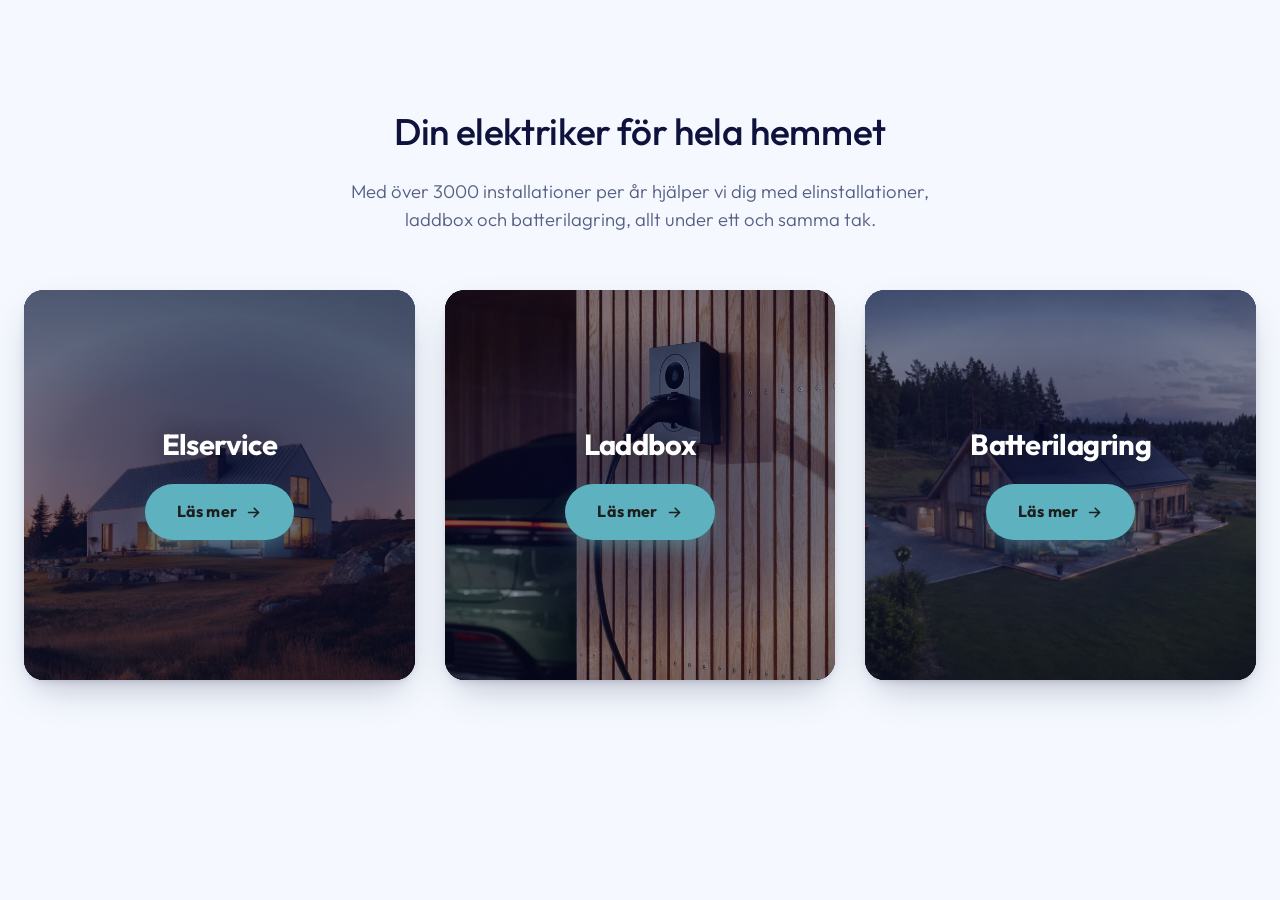
<file: index.html>
<!DOCTYPE html>
<html lang="sv">
<head>
<meta charset="UTF-8">
<meta name="viewport" content="width=device-width, initial-scale=1.0, viewport-fit=cover">
<title>Ampy — "Din elektriker för hela hemmet"</title>
<!-- Prototype only: production self-hosts Outfit (no Google Fonts request). -->
<link rel="preconnect" href="https://fonts.googleapis.com">
<link rel="preconnect" href="https://fonts.gstatic.com" crossorigin>
<link href="https://fonts.googleapis.com/css2?family=Outfit:wght@300;400;500;600;700&display=swap" rel="stylesheet">
<style>
/* ===== Ampy canonical tokens (values match ampy-design-system/reference/tokens.css) ===== */
:root{
  --ap-navy:#090b32; --ap-teal:#00a991;
  --ap-blue:#5eb1bf; --ap-blue-bright:#74c2ce;   /* Ampy sky-blue (brandbook secondary) — the CTA "ljusblå", owner-picked */
  --ap-offwhite:#f5f9ff; --ap-white:#ffffff;
  --ink:#0f123c; --ink-muted:#565e82; --ap-black:#1e1e1e;
  --font:"Outfit",system-ui,-apple-system,sans-serif;
  --w-light:300; --w-reg:400; --w-med:500; --w-semi:600; --w-bold:700;
  --fs-sm:clamp(1.4rem,1.3rem + 0.3vw,1.6rem);
  --fs-body:clamp(1.6rem,1.5rem + 0.4vw,1.9rem);
  --fs-lead:clamp(1.7rem,1.62rem + 0.25vw,1.85rem);   /* style guide --aptext-m (17->18.5px) */
  --fs-cardtitle:clamp(2rem,1.5rem + 1.1vw,3rem);
  --fs-h2:clamp(2.8rem,2.3rem + 1.1vw,3.8rem);         /* guide-scale H2, wt 500 / lh 1.2 */
  --tr-tight:-0.022em;
  --s-2:0.8rem; --s-3:1.2rem; --s-4:1.6rem; --s-5:2.4rem; --s-6:3.2rem; --s-7:4.8rem; --s-8:6.4rem;
  --r-lg:2rem; --r-pill:999rem;
  --shadow-card:0 1.6rem 4rem -1.2rem rgba(9,11,50,0.28),0 0.4rem 1rem -0.4rem rgba(9,11,50,0.18);
  --shadow-card-h:0 3rem 6rem -1.4rem rgba(9,11,50,0.38),0 1rem 2rem -0.6rem rgba(9,11,50,0.22);
  --shadow-blue:0 1rem 2.4rem -0.6rem rgba(94,177,191,0.55);
  --ring:0 0 0 0.3rem rgba(0,169,145,0.9);
  --normal:280ms;
  --ease:cubic-bezier(0.2,0.6,0.2,1); --ease-out:cubic-bezier(0.16,1,0.3,1);
}
@media (prefers-reduced-motion:reduce){ *{animation:none !important; transition:none !important;} }

*,*::before,*::after{box-sizing:border-box;margin:0;padding:0;}
html{font-size:62.5%;-webkit-text-size-adjust:100%;}
body{font-family:var(--font);font-weight:var(--w-reg);font-size:var(--fs-body);line-height:1.6;
  color:var(--ink);background:var(--ap-offwhite);
  font-feature-settings:"kern" 1,"liga" 1;-webkit-font-smoothing:antialiased;text-rendering:optimizeLegibility;}
img,svg{display:block;max-width:100%;} a{color:inherit;text-decoration:none;}
::selection{background:rgba(0,169,145,0.22);}

/* ============================================================================
   BLOCK — Evify layout (identical sizing/placement) + Hemsol hover + Ampy skin
   ============================================================================ */
.amp3{padding-block:clamp(var(--s-8),4rem + 6vw,11rem);}
.amp3__wrap{width:100%;max-width:132rem;margin-inline:auto;
  /* per-side safe areas so a landscape notch never clips either edge */
  padding-left:max(var(--s-5),env(safe-area-inset-left));
  padding-right:max(var(--s-5),env(safe-area-inset-right));}

/* centred header. Type follows the style guide: H2 Medium 500 / lh 1.2; body Light 300. */
.amp3__head{max-width:96rem;margin-inline:auto;text-align:center;}
/* wide enough to stay on ONE line on desktop; wraps safely on phones (viewport < text) */
.amp3__title{max-width:60rem;margin-inline:auto;font-size:var(--fs-h2);font-weight:var(--w-med);line-height:1.2;
  letter-spacing:-0.01em;color:var(--ink);text-wrap:balance;overflow-wrap:break-word;}
/* lead is deliberately WIDER than the title (2 lines, not 3) */
.amp3__lead{margin:var(--s-5) auto 0;max-width:60rem;font-size:var(--fs-lead);
  font-weight:var(--w-light);line-height:1.5;color:var(--ink-muted);text-wrap:pretty;}

/* 3 equal square cards, 30px gutters (Evify), rounded 20px */
.amp3__grid{margin-top:clamp(var(--s-7),3rem + 2vw,var(--s-8));
  display:grid;grid-template-columns:repeat(3,1fr);gap:3rem;}

.pcard{position:relative;display:block;aspect-ratio:1/1;overflow:hidden;
  border-radius:var(--r-lg);background:var(--ap-navy);box-shadow:var(--shadow-card);
  -webkit-tap-highlight-color:transparent;
  transition:transform var(--normal) var(--ease),box-shadow var(--normal) var(--ease);}
/* aspect-ratio fallback for very old browsers (iOS < 15): keep a square via padding */
.pcard::before{content:"";display:block;padding-top:100%;}
@supports (aspect-ratio:1/1){ .pcard::before{display:none;} }
.pcard:hover,.pcard:focus-visible{transform:translateY(-0.4rem);box-shadow:var(--shadow-card-h);outline:0;}
.pcard:focus-visible{box-shadow:var(--ring),var(--shadow-card-h);}

/* media = the photo, set as a background LAYER stacked over a per-card aurora gradient.
   If the photo 404s (or CSP blocks it), the gradient shows — no <img>, no broken-image icon,
   nothing inline to be blocked. The whole layer zooms on hover (the Hemsol move). */
.pcard__media{position:absolute;inset:0;z-index:0;
  background-position:center;background-size:cover;background-repeat:no-repeat;
  transform:scale(1);transition:transform 640ms var(--ease-out);}
.pcard:hover .pcard__media,.pcard:focus-visible .pcard__media{transform:scale(1.08);will-change:transform;}
.pcard--elservice .pcard__media{background-image:url("img/elservice.webp"),
  radial-gradient(60rem 44rem at 78% 16%,rgba(0,169,145,0.5),transparent 60%),
  linear-gradient(180deg,#0d1350,#06082a);}
.pcard--laddbox .pcard__media{background-image:url("img/laddbox.webp"),
  radial-gradient(56rem 42rem at 74% 84%,rgba(57,194,129,0.46),transparent 60%),
  linear-gradient(180deg,#0d1145,#06082a);}
.pcard--batteri .pcard__media{background-image:url("img/batterilagring.webp"),
  radial-gradient(54rem 42rem at 20% 20%,rgba(0,169,145,0.44),transparent 60%),
  linear-gradient(180deg,#0b0e38,#05061f);}

/* overall legibility overlay; Hemsol-style deepen on hover */
.pcard__overlay{position:absolute;inset:0;z-index:1;
  background:radial-gradient(125% 105% at 50% 50%,rgba(9,11,50,0.30),rgba(9,11,50,0.56));
  transition:background 420ms var(--ease);}
.pcard:hover .pcard__overlay,.pcard:focus-visible .pcard__overlay{
  background:radial-gradient(125% 105% at 50% 50%,rgba(9,11,50,0.34),rgba(9,11,50,0.62));}

/* centred content (Evify placement). The soft centre scrim guarantees the white title
   stays AA-legible over ANY photo, while the card edges keep the photo vivid. */
.pcard__body{position:absolute;inset:0;z-index:2;
  display:flex;flex-direction:column;align-items:center;justify-content:center;gap:var(--s-5);
  text-align:center;padding:var(--s-5);color:var(--ap-white);
  background:radial-gradient(ellipse 82% 56% at 50% 50%,rgba(9,11,50,0.60) 0%,rgba(9,11,50,0.30) 52%,transparent 78%);}
.pcard__title{font-size:var(--fs-cardtitle);font-weight:var(--w-bold);line-height:1.05;
  letter-spacing:var(--tr-tight);color:var(--ap-white);overflow-wrap:break-word;hyphens:auto;
  text-shadow:0 0.1rem 2.4rem rgba(0,0,0,0.4);
  transition:transform 220ms var(--ease-out);}
.pcard:hover .pcard__title,.pcard:focus-visible .pcard__title{transform:translateY(-0.2rem);}

/* the CTA pill — kept from Evify, recoloured to the Ampy sky-blue with black text */
.pcard__cta{display:inline-flex;align-items:center;gap:var(--s-2);
  padding:1.5rem 3.2rem;border-radius:var(--r-pill);
  background:var(--ap-blue);color:var(--ap-black);
  font-size:var(--fs-sm);font-weight:var(--w-bold);letter-spacing:0.01em;
  box-shadow:var(--shadow-blue);
  transition:background 200ms var(--ease),transform 200ms var(--ease-out),box-shadow 200ms var(--ease);}
.pcard__cta svg{width:1.7rem;height:1.7rem;fill:none;stroke:currentColor;stroke-width:2.2;
  stroke-linecap:round;stroke-linejoin:round;
  transition:transform 200ms var(--ease-out);}
.pcard:hover .pcard__cta,.pcard:focus-visible .pcard__cta{
  background:var(--ap-blue-bright);transform:translateY(-0.2rem);
  box-shadow:0 1.4rem 3rem -0.6rem rgba(94,177,191,0.6);}
.pcard:hover .pcard__cta svg,.pcard:focus-visible .pcard__cta svg{transform:translateX(0.3rem);}

/* quiet load stagger */
@keyframes amp3-rise{from{opacity:0;transform:translateY(1.6rem);}to{opacity:1;transform:none;}}
.rise{animation:amp3-rise 520ms var(--ease-out) both;}
.rise.d1{animation-delay:.05s;} .rise.d2{animation-delay:.12s;}
.rise.d3{animation-delay:.20s;} .rise.d4{animation-delay:.28s;} .rise.d5{animation-delay:.36s;}

/* responsive — identical to Evify: 3-up >=768, stacked square below */
@media (max-width:767px){
  /* single column, but CAP the card width so a full-width square never explodes into
     a giant tile on large phones / small tablets (that was the mobile break) */
  .amp3__grid{grid-template-columns:1fr;gap:var(--s-5);max-width:44rem;margin-inline:auto;}
  .pcard__cta{padding:1.4rem 2.8rem;}
}
@media (forced-colors:active){ .pcard:focus-visible{outline:0.2rem solid;outline-offset:0.2rem;} }

/* print: backgrounds are dropped by browsers -> show a plain legible list instead */
@media print{
  .amp3{padding-block:0;}
  .amp3__grid{grid-template-columns:1fr;gap:1rem;}
  .pcard{aspect-ratio:auto;background:#fff;box-shadow:none;border:1px solid #ccc;color:#000;}
  .pcard::before{display:none;}
  .pcard__media,.pcard__overlay{display:none;}
  .pcard__body{position:static;background:none;color:#000;align-items:flex-start;padding:1.2rem;}
  .pcard__title{color:#000;text-shadow:none;}
  .pcard__cta{color:#000;background:none;box-shadow:none;padding:0.4rem 0;}
}
</style>
</head>
<body>

<section class="amp3" aria-labelledby="amp3-title">
  <div class="amp3__wrap">

    <header class="amp3__head">
      <h2 class="amp3__title rise d1" id="amp3-title">Din elektriker för hela hemmet</h2>
      <p class="amp3__lead rise d2">Med över 3000 installationer per år hjälper vi dig med elinstallationer, laddbox och batterilagring, allt under ett och samma tak.</p>
    </header>

    <div class="amp3__grid">

      <!-- Ruta 1 — Elservice  (bild 1: det upplysta huset i skymning) -->
      <a class="pcard pcard--elservice rise d3" href="/elservice/" aria-label="Elservice – läs mer">
        <span class="pcard__media"></span>
        <span class="pcard__overlay"></span>
        <span class="pcard__body">
          <span class="pcard__title">Elservice</span>
          <span class="pcard__cta">Läs mer <svg viewBox="0 0 24 24" aria-hidden="true"><path d="M5 12h14"/><path d="M13 6l6 6-6 6"/></svg></span>
        </span>
      </a>

      <!-- Ruta 2 — Laddbox  (bild 3: laddaren på träpanelen) -->
      <a class="pcard pcard--laddbox rise d4" href="/laddboxar/" aria-label="Laddbox – läs mer">
        <span class="pcard__media"></span>
        <span class="pcard__overlay"></span>
        <span class="pcard__body">
          <span class="pcard__title">Laddbox</span>
          <span class="pcard__cta">Läs mer <svg viewBox="0 0 24 24" aria-hidden="true"><path d="M5 12h14"/><path d="M13 6l6 6-6 6"/></svg></span>
        </span>
      </a>

      <!-- Ruta 3 — Batterilagring  (bild 2: trähuset med solceller) -->
      <a class="pcard pcard--batteri rise d5" href="/batterilagring/" aria-label="Batterilagring – läs mer">
        <span class="pcard__media"></span>
        <span class="pcard__overlay"></span>
        <span class="pcard__body">
          <span class="pcard__title">Batterilagring</span>
          <span class="pcard__cta">Läs mer <svg viewBox="0 0 24 24" aria-hidden="true"><path d="M5 12h14"/><path d="M13 6l6 6-6 6"/></svg></span>
        </span>
      </a>

    </div>
  </div>
</section>

</body>
</html>
</file>
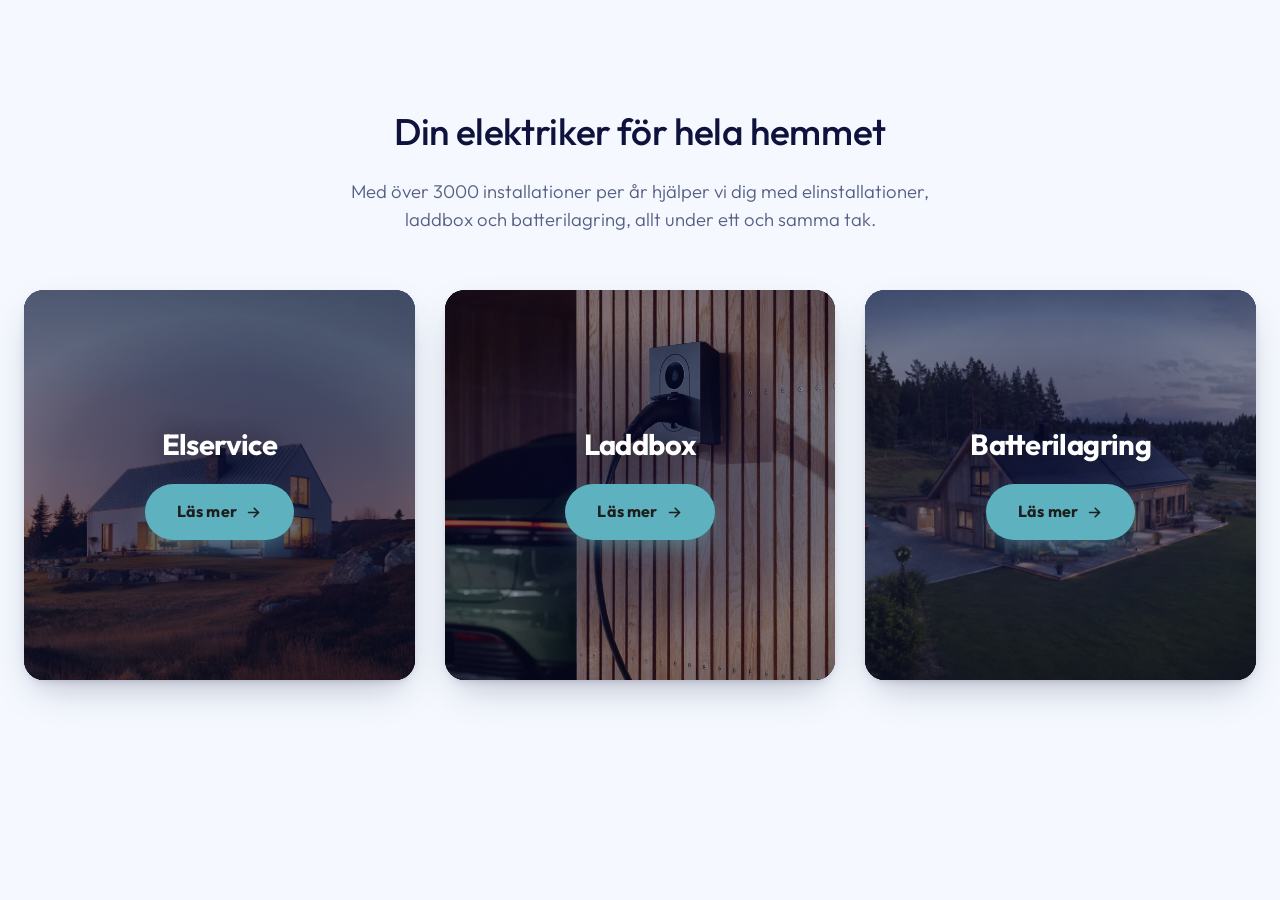
<file: fluentsnippets/preview/index.html>
<!DOCTYPE html>
<html lang="sv">
<head>
<meta charset="UTF-8">
<meta name="viewport" content="width=device-width, initial-scale=1.0, viewport-fit=cover">
<title>Ampy — parity preview (FluentSnippets)</title>
<!-- PREVIEW ONLY: production self-hosts Outfit via the Ampy theme (no Google Fonts request). -->
<link href="https://fonts.googleapis.com/css2?family=Outfit:wght@300;400;500;700&display=swap" rel="stylesheet">
<style>body{margin:0;background:#f5f9ff}
/* ============================================================================
   Ampy — "Din elektriker för hela hemmet" (homepage block 2)
   FluentSnippets: CSS snippet.  Add as a "CSS" snippet, run everywhere / on the
   pages that use the [ampy_elfirma] shortcode.

   Production-hardened:
   - Everything scoped under .ampy-elfirma  → zero leakage into the theme.
   - Units are px (WordPress does NOT use the 62.5% rem base the prototype used).
   - Responsive via @container → the block adapts to its column, not just the
     viewport (with a @media fallback for browsers without container queries).
   - Outfit is provided by the Ampy theme (self-hosted, GDPR-safe). No web-font
     request is made here.
   - Photos are set per card as a CSS var (--photo) from the shortcode; if a photo
     is missing/blocked, the per-card aurora gradient shows — no broken image.
   ============================================================================ */

.ampy-elfirma{
  container-type:inline-size;                 /* @container reference */
  --ap-navy:#090b32; --ap-teal:#00a991;
  --ap-blue:#5eb1bf; --ap-blue-bright:#74c2ce; /* owner-picked sky-blue CTA */
  --ap-offwhite:#f5f9ff; --ap-white:#ffffff;
  --ink:#0f123c; --ink-muted:#565e82; --ap-black:#1e1e1e;
  --font:"Outfit",system-ui,-apple-system,"Segoe UI",Roboto,Helvetica,Arial,sans-serif;
  --shadow-card:0 16px 40px -12px rgba(9,11,50,.28),0 4px 10px -4px rgba(9,11,50,.18);
  --shadow-card-h:0 30px 60px -14px rgba(9,11,50,.38),0 10px 20px -6px rgba(9,11,50,.22);
  --shadow-blue:0 10px 24px -6px rgba(94,177,191,.55);
  --ring:0 0 0 3px rgba(0,169,145,.9);
  --ease:cubic-bezier(.2,.6,.2,1); --ease-out:cubic-bezier(.16,1,.3,1);

  display:block;
  font-family:var(--font);color:var(--ink);line-height:1.6;
  font-feature-settings:"kern" 1,"liga" 1;
  -webkit-font-smoothing:antialiased;text-rendering:optimizeLegibility;
  padding-block:clamp(64px,40px + 6vw,110px);
}
.ampy-elfirma *,.ampy-elfirma *::before,.ampy-elfirma *::after{box-sizing:border-box;}
.ampy-elfirma a{color:inherit;text-decoration:none;}
.ampy-elfirma img,.ampy-elfirma svg{display:block;max-width:100%;}
.ampy-elfirma ::selection{background:rgba(0,169,145,.22);}

.ampy-elfirma__wrap{width:100%;max-width:1320px;margin-inline:auto;
  padding-left:max(24px,env(safe-area-inset-left));
  padding-right:max(24px,env(safe-area-inset-right));}

/* centred header — style-guide type: H2 Medium 500 / lh 1.2, body Light 300 */
.ampy-elfirma__head{max-width:960px;margin-inline:auto;text-align:center;}
.ampy-elfirma__title{max-width:600px;margin:0 auto;
  font-size:clamp(28px,23px + 1.1vw,38px);font-weight:500;line-height:1.2;
  letter-spacing:-.01em;color:var(--ink);text-wrap:balance;overflow-wrap:break-word;}
.ampy-elfirma__lead{margin:24px auto 0;max-width:600px;
  font-size:clamp(17px,16.2px + .25vw,18.5px);font-weight:300;line-height:1.5;
  color:var(--ink-muted);text-wrap:pretty;}

/* three equal square cards, 30px gutters */
.ampy-elfirma__grid{margin-top:clamp(48px,30px + 2vw,64px);
  display:grid;grid-template-columns:repeat(3,1fr);gap:30px;}

.ampy-elfirma__card{position:relative;display:block;aspect-ratio:1/1;overflow:hidden;
  border-radius:20px;background:var(--ap-navy);box-shadow:var(--shadow-card);
  -webkit-tap-highlight-color:transparent;
  transition:transform 280ms var(--ease),box-shadow 280ms var(--ease);}
/* aspect-ratio fallback for very old browsers (iOS < 15) */
.ampy-elfirma__card::before{content:"";display:block;padding-top:100%;}
@supports (aspect-ratio:1/1){ .ampy-elfirma__card::before{display:none;} }
.ampy-elfirma__card:hover,.ampy-elfirma__card:focus-visible{
  transform:translateY(-4px);box-shadow:var(--shadow-card-h);outline:0;}
.ampy-elfirma__card:focus-visible{box-shadow:var(--ring),var(--shadow-card-h);}

/* photo layer (from --photo) over a per-card aurora fallback (--fallback) */
.ampy-elfirma__media{position:absolute;inset:0;z-index:0;
  background-position:center;background-size:cover;background-repeat:no-repeat;
  background-image:var(--photo,linear-gradient(rgba(0,0,0,0),rgba(0,0,0,0))),var(--fallback);
  transform:scale(1);transition:transform 640ms var(--ease-out);}
.ampy-elfirma__card:hover .ampy-elfirma__media,
.ampy-elfirma__card:focus-visible .ampy-elfirma__media{transform:scale(1.08);will-change:transform;}
.ampy-elfirma__card.is-elservice{--fallback:radial-gradient(600px 440px at 78% 16%,rgba(0,169,145,.5),transparent 60%),linear-gradient(180deg,#0d1350,#06082a);}
.ampy-elfirma__card.is-laddbox{--fallback:radial-gradient(560px 420px at 74% 84%,rgba(57,194,129,.46),transparent 60%),linear-gradient(180deg,#0d1145,#06082a);}
.ampy-elfirma__card.is-batteri{--fallback:radial-gradient(540px 420px at 20% 20%,rgba(0,169,145,.44),transparent 60%),linear-gradient(180deg,#0b0e38,#05061f);}

/* overall legibility overlay; deepens on hover */
.ampy-elfirma__overlay{position:absolute;inset:0;z-index:1;
  background:radial-gradient(125% 105% at 50% 50%,rgba(9,11,50,.30),rgba(9,11,50,.56));
  transition:background 420ms var(--ease);}
.ampy-elfirma__card:hover .ampy-elfirma__overlay,
.ampy-elfirma__card:focus-visible .ampy-elfirma__overlay{
  background:radial-gradient(125% 105% at 50% 50%,rgba(9,11,50,.34),rgba(9,11,50,.62));}

/* centred content. The soft centre scrim guarantees the white title stays
   AA-legible over ANY photo, while the card edges keep the photo vivid. */
.ampy-elfirma__body{position:absolute;inset:0;z-index:2;
  display:flex;flex-direction:column;align-items:center;justify-content:center;gap:24px;
  text-align:center;padding:24px;color:var(--ap-white);
  background:radial-gradient(ellipse 82% 56% at 50% 50%,rgba(9,11,50,.60) 0%,rgba(9,11,50,.30) 52%,transparent 78%);}
.ampy-elfirma__cardtitle{font-size:clamp(20px,15px + 1.1vw,30px);font-weight:700;line-height:1.05;
  letter-spacing:-.022em;color:var(--ap-white);overflow-wrap:break-word;hyphens:auto;
  text-shadow:0 1px 24px rgba(0,0,0,.4);transition:transform 220ms var(--ease-out);}
.ampy-elfirma__card:hover .ampy-elfirma__cardtitle,
.ampy-elfirma__card:focus-visible .ampy-elfirma__cardtitle{transform:translateY(-2px);}

/* CTA pill — sky-blue with black text */
.ampy-elfirma__cta{display:inline-flex;align-items:center;gap:8px;
  padding:15px 32px;border-radius:999px;
  background:var(--ap-blue);color:var(--ap-black);
  font-size:clamp(14px,13px + .3vw,16px);font-weight:700;letter-spacing:.01em;
  box-shadow:var(--shadow-blue);
  transition:background 200ms var(--ease),transform 200ms var(--ease-out),box-shadow 200ms var(--ease);}
.ampy-elfirma__cta svg{width:17px;height:17px;fill:none;stroke:currentColor;stroke-width:2.2;
  stroke-linecap:round;stroke-linejoin:round;transition:transform 200ms var(--ease-out);}
.ampy-elfirma__card:hover .ampy-elfirma__cta,
.ampy-elfirma__card:focus-visible .ampy-elfirma__cta{
  background:var(--ap-blue-bright);transform:translateY(-2px);
  box-shadow:0 14px 30px -6px rgba(94,177,191,.6);}
.ampy-elfirma__card:hover .ampy-elfirma__cta svg,
.ampy-elfirma__card:focus-visible .ampy-elfirma__cta svg{transform:translateX(3px);}

/* quiet load stagger */
@keyframes ampy-elfirma-rise{from{opacity:0;transform:translateY(16px);}to{opacity:1;transform:none;}}
.ampy-elfirma .rise{animation:ampy-elfirma-rise 520ms var(--ease-out) both;}
.ampy-elfirma .d1{animation-delay:.05s;} .ampy-elfirma .d2{animation-delay:.12s;}
.ampy-elfirma .d3{animation-delay:.20s;} .ampy-elfirma .d4{animation-delay:.28s;} .ampy-elfirma .d5{animation-delay:.36s;}

/* ---- responsive: container-based (adapts to the block's column) ---- */
@container (max-width:767px){
  .ampy-elfirma__grid{grid-template-columns:1fr;gap:24px;max-width:440px;margin-inline:auto;}
  .ampy-elfirma__cta{padding:14px 28px;}
}
/* fallback for browsers without container queries (older Safari) */
@supports not (container-type:inline-size){
  @media (max-width:767px){
    .ampy-elfirma__grid{grid-template-columns:1fr;gap:24px;max-width:440px;margin-inline:auto;}
    .ampy-elfirma__cta{padding:14px 28px;}
  }
}

@media (prefers-reduced-motion:reduce){
  .ampy-elfirma *,.ampy-elfirma *::before,.ampy-elfirma *::after{animation:none !important;transition:none !important;}
}
@media (forced-colors:active){ .ampy-elfirma__card:focus-visible{outline:2px solid;outline-offset:2px;} }

/* print: browsers drop backgrounds — fall back to a plain legible list */
@media print{
  .ampy-elfirma{padding-block:0;}
  .ampy-elfirma__grid{grid-template-columns:1fr;gap:10px;}
  .ampy-elfirma__card{aspect-ratio:auto;background:#fff;box-shadow:none;border:1px solid #ccc;}
  .ampy-elfirma__card::before{display:none;}
  .ampy-elfirma__media,.ampy-elfirma__overlay{display:none;}
  .ampy-elfirma__body{position:static;background:none;color:#000;align-items:flex-start;padding:12px;}
  .ampy-elfirma__cardtitle{color:#000;text-shadow:none;}
  .ampy-elfirma__cta{color:#000;background:none;box-shadow:none;padding:4px 0;}
}
</style>
</head>
<body>
<section class="ampy-elfirma" aria-labelledby="ampy-elfirma-title">
  <div class="ampy-elfirma__wrap">
    <div class="ampy-elfirma__head">
      <h2 class="ampy-elfirma__title rise d1" id="ampy-elfirma-title">Din elektriker för hela hemmet</h2>
      <p class="ampy-elfirma__lead rise d2">Med över 3000 installationer per år hjälper vi dig med elinstallationer, laddbox och batterilagring, allt under ett och samma tak.</p>
    </div>
    <div class="ampy-elfirma__grid">
      <a class="ampy-elfirma__card is-elservice rise d3" href="/elservice/" aria-label="Elservice – Läs mer">
        <span class="ampy-elfirma__media" style="--photo:url('../../img/elservice.webp')"></span>
        <span class="ampy-elfirma__overlay"></span>
        <span class="ampy-elfirma__body">
          <span class="ampy-elfirma__cardtitle">Elservice</span>
          <span class="ampy-elfirma__cta">Läs mer <svg viewBox="0 0 24 24" aria-hidden="true"><path d="M5 12h14"/><path d="M13 6l6 6-6 6"/></svg></span>
        </span>
      </a>
      <a class="ampy-elfirma__card is-laddbox rise d4" href="/laddboxar/" aria-label="Laddbox – Läs mer">
        <span class="ampy-elfirma__media" style="--photo:url('../../img/laddbox.webp')"></span>
        <span class="ampy-elfirma__overlay"></span>
        <span class="ampy-elfirma__body">
          <span class="ampy-elfirma__cardtitle">Laddbox</span>
          <span class="ampy-elfirma__cta">Läs mer <svg viewBox="0 0 24 24" aria-hidden="true"><path d="M5 12h14"/><path d="M13 6l6 6-6 6"/></svg></span>
        </span>
      </a>
      <a class="ampy-elfirma__card is-batteri rise d5" href="/batterilagring/" aria-label="Batterilagring – Läs mer">
        <span class="ampy-elfirma__media" style="--photo:url('../../img/batterilagring.webp')"></span>
        <span class="ampy-elfirma__overlay"></span>
        <span class="ampy-elfirma__body">
          <span class="ampy-elfirma__cardtitle">Batterilagring</span>
          <span class="ampy-elfirma__cta">Läs mer <svg viewBox="0 0 24 24" aria-hidden="true"><path d="M5 12h14"/><path d="M13 6l6 6-6 6"/></svg></span>
        </span>
      </a>
    </div>
  </div>
</section>
</body>
</html>
</file>
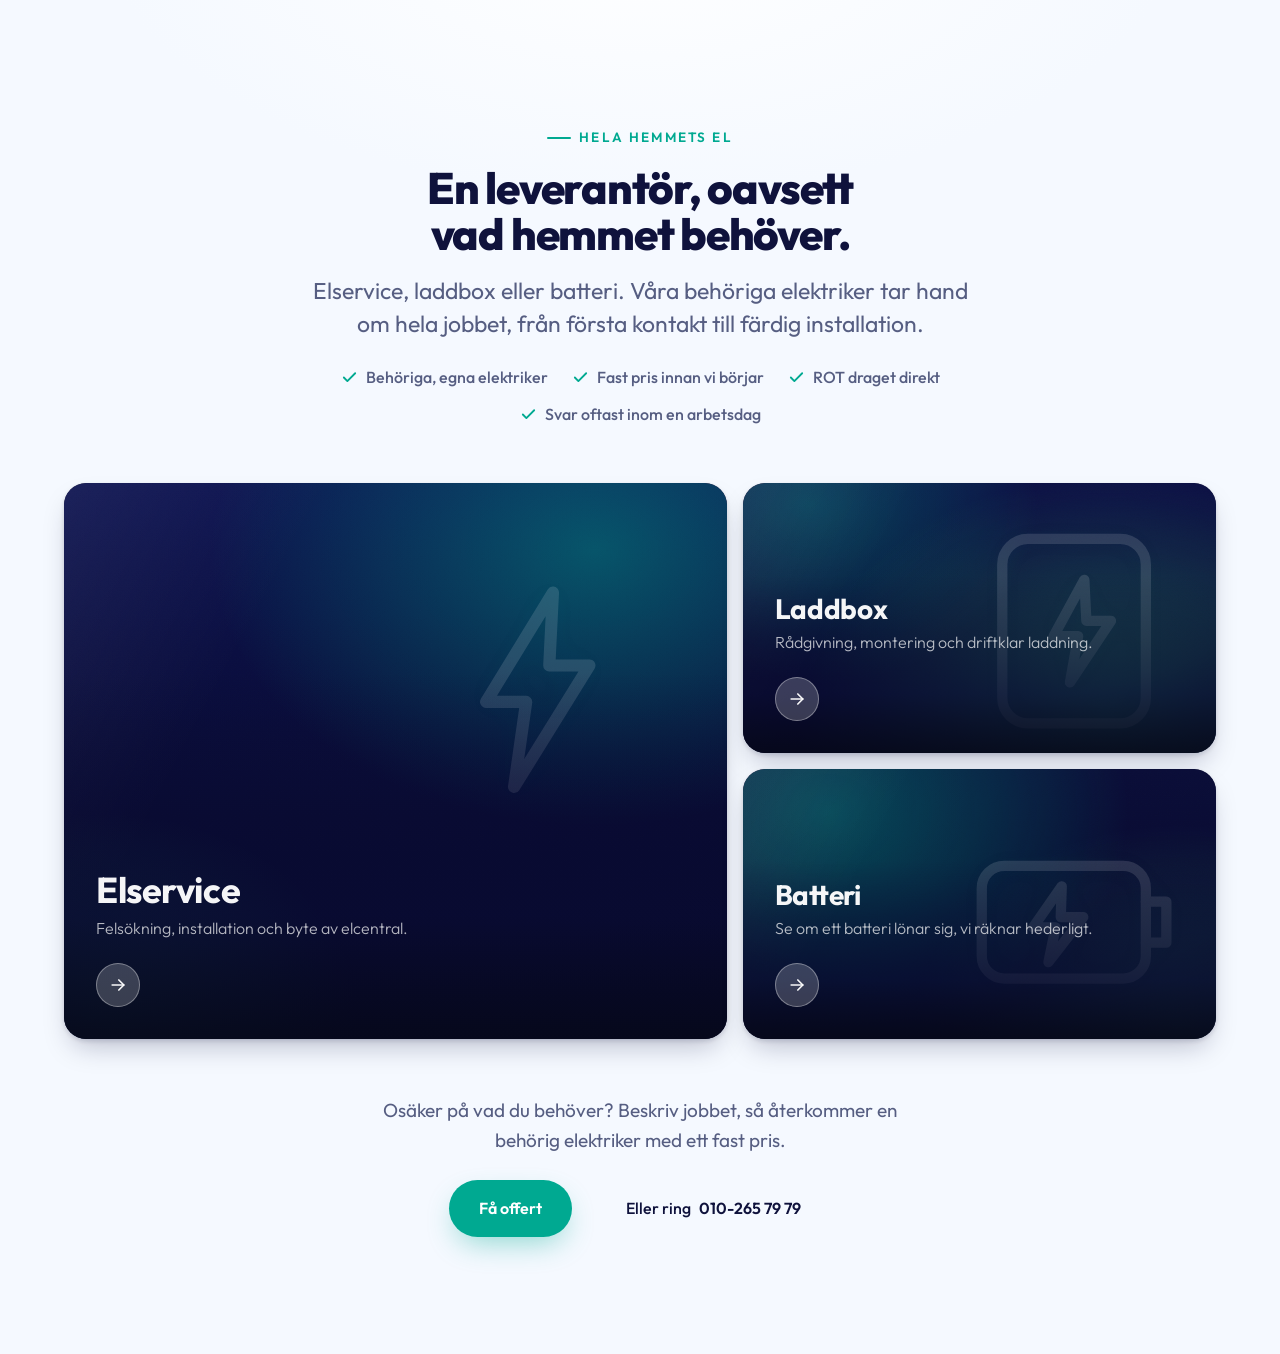
<file: masterpiece.html>
<!DOCTYPE html>
<html lang="sv">
<head>
<meta charset="UTF-8">
<meta name="viewport" content="width=device-width, initial-scale=1.0">
<title>Ampy — "En leverantör" (block 2) · masterpiece</title>
<!-- Prototype only: production self-hosts Outfit (no Google Fonts request). -->
<link rel="preconnect" href="https://fonts.googleapis.com">
<link rel="preconnect" href="https://fonts.gstatic.com" crossorigin>
<link href="https://fonts.googleapis.com/css2?family=Outfit:wght@300;400;500;600;700;800&display=swap" rel="stylesheet">
<style>
/* ===== Ampy canonical tokens (values match ampy-design-system/reference/tokens.css) ===== */
:root{
  --ap-navy:#090b32; --ap-navy-2:#0d1145; --ap-teal:#00a991; --ap-teal-bright:#1cc4af;
  --ap-green:#39c281; --ap-mint:#55ff9a; --ap-offwhite:#f5f9ff; --ap-white:#ffffff;
  --bg-page:var(--ap-offwhite); --bg-surface:var(--ap-white);
  --ink:#0f123c; --ink-muted:#565e82; --ink-faint:#8a90ac;
  --on-dark:rgba(255,255,255,0.96); --on-dark-muted:rgba(255,255,255,0.70);
  --on-dark-line:rgba(255,255,255,0.12);
  --font:"Outfit",system-ui,-apple-system,sans-serif;
  --w-light:300; --w-reg:400; --w-med:500; --w-semi:600; --w-bold:700; --w-black:800;
  --fs-eyebrow:clamp(1.2rem,1.1rem + 0.2vw,1.35rem);
  --fs-sm:clamp(1.4rem,1.3rem + 0.3vw,1.6rem);
  --fs-body:clamp(1.6rem,1.5rem + 0.4vw,1.9rem);
  --fs-lead:clamp(1.9rem,1.7rem + 0.6vw,2.3rem);
  --fs-h3:clamp(2.2rem,1.9rem + 0.9vw,2.8rem);
  --fs-h2:clamp(3.0rem,2.4rem + 1.8vw,4.4rem);
  --lh-tight:1.04; --lh-display:1.06; --lh-snug:1.18; --lh-body:1.6;
  --tr-tight:-0.022em; --tr-display:-0.028em; --tr-eyebrow:0.16em;
  --s-1:0.4rem; --s-2:0.8rem; --s-3:1.2rem; --s-4:1.6rem; --s-5:2.4rem;
  --s-6:3.2rem; --s-7:4.8rem; --s-8:6.4rem; --s-9:9.6rem; --s-10:13rem;
  --measure:56rem;
  --r-sm:0.8rem; --r-md:1.4rem; --r-lg:2.2rem; --r-xl:3.2rem; --r-pill:999rem;
  --shadow-teal:0 1.2rem 3rem -0.8rem rgba(0,169,145,0.45);
  --ring:0 0 0 0.3rem rgba(0,169,145,0.28);
  --fast:140ms; --normal:280ms; --slow:520ms;
  --ease:cubic-bezier(0.2,0.6,0.2,1); --ease-out:cubic-bezier(0.16,1,0.3,1);
}
@media (prefers-reduced-motion:reduce){ *{animation:none !important; transition:none !important;} }

*,*::before,*::after{box-sizing:border-box;margin:0;padding:0;}
html{font-size:62.5%;-webkit-text-size-adjust:100%;}
body{font-family:var(--font);font-weight:var(--w-reg);font-size:var(--fs-body);
  line-height:var(--lh-body);color:var(--ink);
  font-feature-settings:"kern" 1,"liga" 1;
  -webkit-font-smoothing:antialiased;text-rendering:optimizeLegibility;
  /* faint cool stage so the dark tiles sit in a pool of light, not dropped on flat white */
  background:radial-gradient(90rem 46rem at 50% -6%,#ffffff 0%,var(--ap-offwhite) 60%),var(--ap-offwhite);}
svg{display:block;} a{color:inherit;text-decoration:none;}
::selection{background:rgba(0,169,145,0.22);}

/* ============================================================================
   BLOCK 2 — "En leverantör" (Evify layout · Hemsol interaction · Ampy quality)
   ============================================================================ */
.amp2{padding-block:clamp(var(--s-8),4rem + 6vw,12rem);}
.amp2__wrap{width:100%;max-width:120rem;
  margin-inline:auto;padding-inline:max(var(--s-5),env(safe-area-inset-left));}

/* — centred header — */
.amp2__head{max-width:66rem;margin-inline:auto;text-align:center;}
.amp2__eyebrow{display:inline-flex;align-items:center;gap:var(--s-2);
  font-size:var(--fs-eyebrow);font-weight:var(--w-semi);letter-spacing:var(--tr-eyebrow);
  text-transform:uppercase;color:var(--ap-teal);}
.amp2__eyebrow::before{content:"";width:2.4rem;height:0.2rem;border-radius:2px;background:var(--ap-teal);}
.amp2__title{margin-top:var(--s-4);font-size:var(--fs-h2);font-weight:var(--w-black);
  line-height:var(--lh-display);letter-spacing:var(--tr-display);color:var(--ink);text-wrap:balance;}
.amp2__lead{margin:var(--s-4) auto 0;max-width:48ch;font-size:var(--fs-lead);
  font-weight:var(--w-reg);line-height:1.45;color:var(--ink-muted);text-wrap:pretty;}

/* — honest trust row (candour-clean, provenance-backed) — */
.amp2__trust{list-style:none;margin:var(--s-5) auto 0;padding:0;
  display:flex;flex-wrap:wrap;justify-content:center;gap:var(--s-3) var(--s-5);max-width:76rem;}
.amp2__trust li{display:inline-flex;align-items:center;gap:var(--s-2);
  font-size:var(--fs-sm);font-weight:var(--w-med);color:var(--ink-muted);}
.amp2__trust li::before{content:"";width:1.7rem;height:1.7rem;flex:0 0 auto;
  background:no-repeat center/contain url("data:image/svg+xml,%3Csvg xmlns='http://www.w3.org/2000/svg' viewBox='0 0 24 24' fill='none' stroke='%2300a991' stroke-width='2.6' stroke-linecap='round' stroke-linejoin='round'%3E%3Cpath d='M20 6 9 17l-5-5'/%3E%3C/svg%3E");}

/* — asymmetric grid: Elservice leads (service > laddbox > battery) — */
.amp2__grid{list-style:none;margin:clamp(var(--s-7),3rem + 2vw,6rem) 0 0;padding:0;
  display:grid;grid-template-columns:1.4fr 1fr;grid-template-rows:1fr 1fr;gap:var(--s-4);
  min-height:clamp(44rem,30rem + 20vw,58rem);}
.amp2__grid > li{display:flex;min-width:0;min-height:0;}
.amp2__grid > li.is-hero{grid-column:1;grid-row:1 / 3;}

/* — the tile (whole tile is the link) — */
.tile{position:relative;width:100%;display:block;overflow:hidden;
  border-radius:var(--r-lg);background:var(--ap-navy);
  transform:translateZ(0);
  box-shadow:
    0 0.2rem 0.5rem rgba(9,11,50,0.14),
    0 1.4rem 2.8rem -0.8rem rgba(9,11,50,0.26),
    inset 0 0.1rem 0 rgba(255,255,255,0.10),
    inset 0 0 0 0.1rem rgba(255,255,255,0.05);
  transition:transform 380ms var(--ease-back),box-shadow var(--normal) var(--ease);
  isolation:isolate;}
.tile:hover,.tile:focus-visible{transform:translateY(-0.6rem);outline:0;
  box-shadow:
    0 2.6rem 5.2rem -1rem rgba(9,11,50,0.32),
    var(--shadow-teal),
    inset 0 0.1rem 0 rgba(28,196,175,0.42),
    inset 0 0 0 0.1rem rgba(255,255,255,0.06);}
.tile:focus-visible{box-shadow:var(--ring),0 2.6rem 5.2rem -1rem rgba(9,11,50,0.32),var(--shadow-teal);}
.tile:active{transform:translateY(-0.2rem);transition-duration:var(--fast);}

/* the "photo" plate — SWAP for a real <img class="tile__media"> when Ampy supplies
   rights-cleared install photos. Layers (top→bottom): vignette · sheen · aurora · base-light. */
.tile__media{position:absolute;inset:0;z-index:0;border-radius:inherit;
  transform:scale(1);transform-origin:center;transition:transform var(--slow) var(--ease-out),filter var(--normal) var(--ease);}
.tile:hover .tile__media,.tile:focus-visible .tile__media{transform:scale(1.055);filter:brightness(1.05) saturate(1.04);}
.tile--elservice .tile__media{background:
  radial-gradient(130% 118% at 50% 22%,transparent 50%,rgba(4,5,22,0.55) 100%),
  linear-gradient(118deg,rgba(255,255,255,0.06) 0%,rgba(255,255,255,0) 28%),
  radial-gradient(64rem 46rem at 80% 12%,rgba(0,169,145,0.44),transparent 60%),
  radial-gradient(42rem 32rem at 6% 94%,rgba(57,194,129,0.22),transparent 60%),
  linear-gradient(180deg,#0d1350 0%,#090b32 60%,#06082a 100%);}
.tile--laddbox .tile__media{background:
  radial-gradient(130% 118% at 50% 22%,transparent 50%,rgba(4,5,22,0.55) 100%),
  linear-gradient(118deg,rgba(255,255,255,0.06) 0%,rgba(255,255,255,0) 28%),
  radial-gradient(52rem 40rem at 78% 86%,rgba(57,194,129,0.40),transparent 60%),
  radial-gradient(38rem 30rem at 14% 8%,rgba(0,169,145,0.32),transparent 60%),
  linear-gradient(180deg,#0d1145 0%,#090b32 60%,#06082a 100%);}
.tile--batteri .tile__media{background:
  radial-gradient(130% 118% at 50% 22%,transparent 50%,rgba(4,5,22,0.55) 100%),
  linear-gradient(118deg,rgba(255,255,255,0.06) 0%,rgba(255,255,255,0) 28%),
  radial-gradient(50rem 40rem at 18% 16%,rgba(0,169,145,0.38),transparent 60%),
  radial-gradient(44rem 34rem at 92% 96%,rgba(85,255,154,0.18),transparent 60%),
  linear-gradient(180deg,#0b0e38 0%,#080a2e 60%,#05061f 100%);}

/* fine grain = material tooth, kills gradient banding (static, doesn't zoom) */
.tile::before{content:"";position:absolute;inset:0;z-index:1;pointer-events:none;opacity:0.05;
  mix-blend-mode:soft-light;
  background-image:url("data:image/svg+xml,%3Csvg xmlns='http://www.w3.org/2000/svg' width='160' height='160'%3E%3Cfilter id='n'%3E%3CfeTurbulence type='fractalNoise' baseFrequency='0.9' numOctaves='2' stitchTiles='stitch'/%3E%3CfeColorMatrix type='saturate' values='0'/%3E%3C/filter%3E%3Crect width='160' height='160' filter='url(%23n)'/%3E%3C/svg%3E");
  background-size:160px;}

/* pointer-tracked teal glow — the signature moment (JS sets --mx/--my; no transition on position) */
.tile__glow{position:absolute;inset:0;z-index:2;pointer-events:none;opacity:0;
  mix-blend-mode:screen;
  background:radial-gradient(24rem 24rem at var(--mx,50%) var(--my,28%),rgba(28,196,175,0.22),transparent 62%);
  transition:opacity var(--normal) var(--ease);}
.tile:hover .tile__glow,.tile:focus-visible .tile__glow{opacity:1;}

/* large glyph = the tile's identity (white line, subtle, faint teal edge-glow) */
.tile__glyph{position:absolute;z-index:3;right:4%;top:9%;width:52%;height:auto;
  color:var(--ap-white);opacity:0.13;pointer-events:none;
  filter:drop-shadow(0 0 1.4rem rgba(0,169,145,0.18));
  transition:opacity var(--slow) var(--ease),transform var(--slow) var(--ease-out);}
.tile__glyph svg{width:100%;height:auto;fill:none;stroke:currentColor;stroke-width:1;
  stroke-linecap:round;stroke-linejoin:round;}
.tile.is-hero .tile__glyph{width:44%;right:6%;top:11%;}
.tile:hover .tile__glyph,.tile:focus-visible .tile__glyph{opacity:0.2;transform:scale(1.04);}

/* scrim for text legibility (deepens on hover) */
.tile__scrim{position:absolute;inset:0;z-index:4;opacity:0.92;
  background:linear-gradient(to top,rgba(6,8,26,0.95) 0%,rgba(9,11,50,0.72) 22%,rgba(9,11,50,0.34) 46%,rgba(9,11,50,0) 66%);
  transition:opacity var(--normal) var(--ease);}
.tile:hover .tile__scrim,.tile:focus-visible .tile__scrim{opacity:1;}

/* bottom-left content */
.tile__content{position:absolute;z-index:5;inset:auto 0 0 0;
  display:flex;flex-direction:column;align-items:flex-start;
  padding:clamp(var(--s-5),1.4rem + 1.6vw,3.2rem);}
.tile__label{font-size:var(--fs-h3);font-weight:var(--w-bold);line-height:1.05;
  letter-spacing:-0.012em;color:var(--on-dark);
  transition:transform var(--fast) var(--ease-out);}
.tile.is-hero .tile__label{font-size:clamp(2.6rem,2rem + 1.6vw,3.6rem);}
.tile__sub{margin-top:var(--s-2);max-width:34ch;font-size:var(--fs-sm);font-weight:var(--w-light);
  line-height:1.4;color:var(--on-dark-muted);}
.tile:hover .tile__label,.tile:focus-visible .tile__label{transform:translateY(-0.2rem);}

/* the reveal: default = a small arrow chip; hover = a white pill "Se …" grows out */
.tile__cta{margin-top:var(--s-5);display:inline-flex;align-items:center;height:4.4rem;overflow:hidden;
  border-radius:var(--r-pill);background:rgba(255,255,255,0.20);color:var(--on-dark);
  box-shadow:inset 0 0 0 0.1rem rgba(255,255,255,0.34);
  transition:background var(--normal) var(--ease),box-shadow var(--normal) var(--ease),padding var(--normal) var(--ease);}
.tile__ctatext{max-width:0;opacity:0;white-space:nowrap;font-size:var(--fs-sm);font-weight:var(--w-semi);
  letter-spacing:0.01em;
  transition:max-width var(--normal) var(--ease-out),opacity var(--fast) var(--ease),margin var(--normal) var(--ease);}
.tile__arrow{flex:0 0 auto;width:4.4rem;height:4.4rem;display:grid;place-items:center;
  transition:color var(--normal) var(--ease),transform var(--normal) var(--ease-out);}
.tile__arrow svg{width:2rem;height:2rem;fill:none;stroke:currentColor;stroke-width:2;
  stroke-linecap:round;stroke-linejoin:round;}
.tile:hover .tile__cta,.tile:focus-visible .tile__cta{
  background:var(--ap-white);color:var(--ap-navy);padding-left:2rem;
  box-shadow:inset 0 0 0 0.1rem transparent,0 0.6rem 1.6rem -0.4rem rgba(9,11,50,0.3);}
.tile:hover .tile__ctatext,.tile:focus-visible .tile__ctatext{max-width:18rem;opacity:1;margin-right:0.4rem;}
.tile:hover .tile__arrow,.tile:focus-visible .tile__arrow{color:var(--ap-teal);transform:translateX(0.3rem);transition-delay:40ms;}

/* — primary conversion band (the engine) — */
.amp2__cta{margin-top:clamp(var(--s-7),3rem + 2vw,var(--s-8));
  display:flex;flex-direction:column;align-items:center;gap:var(--s-5);text-align:center;}
.amp2__cta-text{max-width:46ch;font-size:var(--fs-body);color:var(--ink-muted);}
.amp2__cta-actions{display:flex;flex-wrap:wrap;align-items:center;justify-content:center;gap:var(--s-4) var(--s-5);}
.btn{display:inline-flex;align-items:center;justify-content:center;gap:var(--s-2);
  font-family:var(--font);font-size:var(--fs-sm);font-weight:var(--w-semi);
  padding:1.6rem 3rem;border-radius:var(--r-pill);border:0;cursor:pointer;text-decoration:none;
  transition:transform var(--fast) var(--ease),box-shadow var(--fast) var(--ease),background var(--fast),color var(--fast);}
.btn--primary{background:var(--ap-teal);color:var(--ap-white);box-shadow:var(--shadow-teal);}
.btn--primary:hover{background:var(--ap-teal-bright);transform:translateY(-0.2rem);
  box-shadow:0 1.8rem 3.6rem -0.8rem rgba(0,169,145,0.55);}
.btn--phone{color:var(--ink);font-weight:var(--w-med);}
.btn--phone strong{font-weight:var(--w-semi);}
.btn--phone:hover{color:var(--ap-teal);}
.btn:focus-visible{outline:0;box-shadow:var(--ring);}

/* quiet fade-up on load (top → bottom stagger) */
@keyframes amp2-rise{from{opacity:0;transform:translateY(1.6rem);}to{opacity:1;transform:none;}}
.rise{animation:amp2-rise var(--slow) var(--ease-out) both;}
.rise.d1{animation-delay:.05s;} .rise.d2{animation-delay:.12s;} .rise.d3{animation-delay:.20s;}
.rise.d4{animation-delay:.28s;} .rise.d5{animation-delay:.36s;} .rise.d6{animation-delay:.44s;}

/* ============================================================================
   responsive
   ============================================================================ */
@media (max-width:860px){
  .amp2__grid{grid-template-columns:1fr;grid-template-rows:none;min-height:0;gap:var(--s-4);
    margin-top:var(--s-7);}
  .amp2__grid > li.is-hero{grid-column:auto;grid-row:auto;}
  .tile{aspect-ratio:16/10;}
  .tile.is-hero{aspect-ratio:4/3;}
  .tile.is-hero .tile__glyph{width:40%;}
}
/* touch / mobile: no hover — make the CTA + affordances PERSISTENT (never hover-gated) */
@media (hover:none),(max-width:860px){
  .tile__ctatext{max-width:18rem;opacity:1;margin-right:0.4rem;}
  .tile__cta{background:var(--ap-white);color:var(--ap-navy);padding-left:2rem;
    box-shadow:0 0.6rem 1.6rem -0.4rem rgba(9,11,50,0.3);}
  .tile__arrow{color:var(--ap-teal);}
}
@media (hover:none){
  .tile__media{will-change:auto;} /* drop the unreachable hover-zoom promotion on touch */
}
@media (max-width:560px){
  .tile__sub{display:none;} /* keep small tiles clean; label + CTA carry it */
  .amp2__trust{gap:var(--s-2) var(--s-4);}
  .amp2__cta-actions{flex-direction:column;gap:var(--s-4);}
}
@media (forced-colors:active){
  .tile:focus-visible{outline:0.2rem solid;outline-offset:0.2rem;}
}
</style>
</head>
<body>

<!-- ===== BLOCK 2 — "En leverantör" ===== -->
<section class="amp2" aria-labelledby="amp2-title">
  <div class="amp2__wrap">

    <header class="amp2__head">
      <span class="amp2__eyebrow rise d1">Hela hemmets el</span>
      <h2 class="amp2__title rise d1" id="amp2-title">En leverantör, oavsett vad hemmet behöver.</h2>
      <p class="amp2__lead rise d2">Elservice, laddbox eller batteri. Våra behöriga elektriker tar hand om hela jobbet, från första kontakt till färdig installation.</p>
      <ul class="amp2__trust rise d3">
        <li>Behöriga, egna elektriker</li>
        <li>Fast pris innan vi börjar</li>
        <li>ROT draget direkt</li>
        <li>Svar oftast inom en arbetsdag</li>
      </ul>
    </header>

    <ul class="amp2__grid">

      <!-- Elservice (hero) -->
      <li class="is-hero rise d3">
        <a class="tile is-hero tile--elservice" href="/elservice/">
          <span class="tile__media"></span>
          <span class="tile__glow"></span>
          <span class="tile__glyph" aria-hidden="true"><svg viewBox="0 0 24 24"><path d="M13 4 L7.5 13 h3.3 l-1 7 6.2-10 h-3.3 z"/></svg></span>
          <span class="tile__scrim"></span>
          <span class="tile__content">
            <span class="tile__label">Elservice</span>
            <span class="tile__sub">Felsökning, installation och byte av elcentral.</span>
            <span class="tile__cta">
              <span class="tile__ctatext">Se elservice</span>
              <span class="tile__arrow" aria-hidden="true"><svg viewBox="0 0 24 24"><path d="M5 12h14"/><path d="M13 6l6 6-6 6"/></svg></span>
            </span>
          </span>
        </a>
      </li>

      <!-- Laddbox -->
      <li class="rise d4">
        <a class="tile tile--laddbox" href="/laddboxar/">
          <span class="tile__media"></span>
          <span class="tile__glow"></span>
          <span class="tile__glyph" aria-hidden="true"><svg viewBox="0 0 24 24"><rect x="5" y="3" width="14" height="18" rx="2.5"/><path d="M13 7 L10 12.5 h2.4 l-0.8 4.5 4-6 h-2.4 z"/></svg></span>
          <span class="tile__scrim"></span>
          <span class="tile__content">
            <span class="tile__label">Laddbox</span>
            <span class="tile__sub">Rådgivning, montering och driftklar laddning.</span>
            <span class="tile__cta">
              <span class="tile__ctatext">Se laddboxar</span>
              <span class="tile__arrow" aria-hidden="true"><svg viewBox="0 0 24 24"><path d="M5 12h14"/><path d="M13 6l6 6-6 6"/></svg></span>
            </span>
          </span>
        </a>
      </li>

      <!-- Batteri -->
      <li class="rise d5">
        <a class="tile tile--batteri" href="/batterilagring/">
          <span class="tile__media"></span>
          <span class="tile__glow"></span>
          <span class="tile__glyph" aria-hidden="true"><svg viewBox="0 0 24 24"><rect x="3" y="7" width="16" height="11" rx="2.2"/><path d="M19 10.5 h2 v4 h-2"/><path d="M10.8 9 L8 13 h2.2 l-0.7 3.4 3.4-4.4 h-2.2 z"/></svg></span>
          <span class="tile__scrim"></span>
          <span class="tile__content">
            <span class="tile__label">Batteri</span>
            <span class="tile__sub">Se om ett batteri lönar sig, vi räknar hederligt.</span>
            <span class="tile__cta">
              <span class="tile__ctatext">Se batterier</span>
              <span class="tile__arrow" aria-hidden="true"><svg viewBox="0 0 24 24"><path d="M5 12h14"/><path d="M13 6l6 6-6 6"/></svg></span>
            </span>
          </span>
        </a>
      </li>

    </ul>

    <!-- primary conversion band -->
    <div class="amp2__cta rise d6">
      <p class="amp2__cta-text">Osäker på vad du behöver? Beskriv jobbet, så återkommer en behörig elektriker med ett fast pris.</p>
      <div class="amp2__cta-actions">
        <a class="btn btn--primary" href="/offert/">Få offert</a>
        <a class="btn btn--phone" href="tel:+46102657979">Eller ring <strong>010-265 79 79</strong></a>
      </div>
    </div>

  </div>
</section>

<script>
/* pointer-tracked glow: sets --mx/--my per tile. Guarded off for reduced-motion & touch. */
(function(){
  try{
    if(matchMedia('(prefers-reduced-motion: reduce)').matches) return;
    if(matchMedia('(hover: none)').matches) return;
    document.querySelectorAll('.tile').forEach(function(t){
      var raf=null, mx='50%', my='28%';
      t.addEventListener('pointermove', function(e){
        var r=t.getBoundingClientRect();
        mx=(((e.clientX-r.left)/r.width)*100).toFixed(1)+'%';
        my=(((e.clientY-r.top)/r.height)*100).toFixed(1)+'%';
        if(raf) return;
        raf=requestAnimationFrame(function(){
          t.style.setProperty('--mx',mx); t.style.setProperty('--my',my); raf=null;
        });
      });
    });
  }catch(e){}
})();
</script>

</body>
</html>
</file>
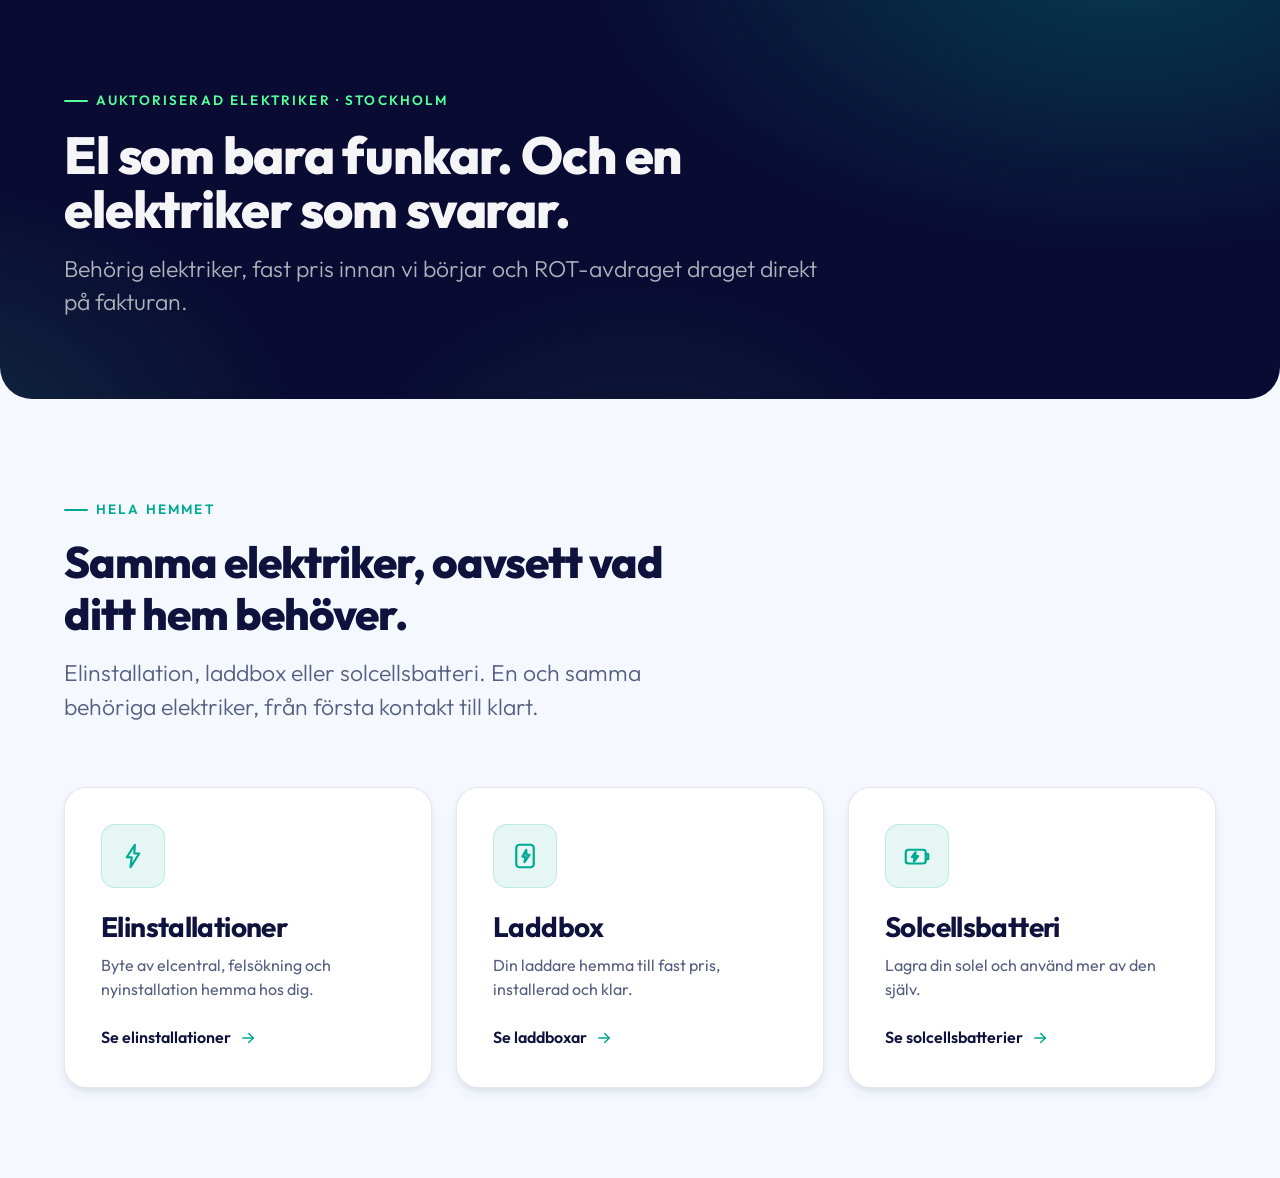
<file: prototype.html>
<!DOCTYPE html>
<html lang="sv">
<head>
<meta charset="UTF-8">
<meta name="viewport" content="width=device-width, initial-scale=1.0">
<title>Ampy — mini-menu (block 2) · prototyp</title>
<!-- Prototype only: production self-hosts Outfit (no Google Fonts request). -->
<link rel="preconnect" href="https://fonts.googleapis.com">
<link rel="preconnect" href="https://fonts.gstatic.com" crossorigin>
<link href="https://fonts.googleapis.com/css2?family=Outfit:wght@300;400;500;600;700;800&display=swap" rel="stylesheet">
<style>
/* ============================================================================
   Ampy canonical tokens (copied verbatim from ampy-design-system/reference/tokens.css)
   ============================================================================ */
:root{
  --ap-navy:#090b32; --ap-navy-2:#0d1145; --ap-teal:#00a991; --ap-teal-bright:#1cc4af;
  --ap-green:#39c281; --ap-mint:#55ff9a; --ap-offwhite:#f5f9ff; --ap-white:#ffffff;
  --bg-page:var(--ap-offwhite); --bg-surface:var(--ap-white); --bg-subtle:#eaeff3;
  --ink:#0f123c; --ink-muted:#565e82; --ink-faint:#8a90ac;
  --line:rgba(15,18,60,0.10); --line-strong:rgba(15,18,60,0.16);
  --on-dark:rgba(255,255,255,0.96); --on-dark-muted:rgba(255,255,255,0.68);
  --on-dark-faint:rgba(255,255,255,0.52); --on-dark-line:rgba(255,255,255,0.12);
  --on-dark-line-2:rgba(255,255,255,0.22); --on-dark-fill:rgba(255,255,255,0.05);
  --font:"Outfit",system-ui,-apple-system,sans-serif;
  --w-light:300; --w-reg:400; --w-med:500; --w-semi:600; --w-bold:700; --w-black:800;
  --fs-eyebrow:clamp(1.2rem,1.1rem + 0.2vw,1.35rem);
  --fs-sm:clamp(1.4rem,1.3rem + 0.3vw,1.6rem);
  --fs-body:clamp(1.6rem,1.5rem + 0.4vw,1.9rem);
  --fs-lead:clamp(1.9rem,1.7rem + 0.6vw,2.3rem);
  --fs-h3:clamp(2.2rem,1.9rem + 0.9vw,2.8rem);
  --fs-h2:clamp(3.0rem,2.4rem + 1.8vw,4.4rem);
  --fs-hero:clamp(4.0rem,3.0rem + 3.2vw,6.8rem);
  --fs-stat:clamp(3.4rem,2.6rem + 2.6vw,5.0rem);
  --lh-tight:1.04; --lh-snug:1.18; --lh-body:1.6;
  --tr-tight:-0.022em; --tr-eyebrow:0.16em;
  --s-1:0.4rem; --s-2:0.8rem; --s-3:1.2rem; --s-4:1.6rem; --s-5:2.4rem;
  --s-6:3.2rem; --s-7:4.8rem; --s-8:6.4rem; --s-9:9.6rem; --s-10:13rem;
  --container:120rem; --measure:56rem;
  --r-sm:0.8rem; --r-md:1.4rem; --r-lg:2.2rem; --r-xl:3.2rem; --r-pill:999rem;
  --shadow-1:0 1px 2px rgba(15,18,60,0.06),0 1px 1px rgba(15,18,60,0.04);
  --shadow-2:0 0.6rem 1.6rem -0.4rem rgba(15,18,60,0.10),0 0.2rem 0.6rem rgba(15,18,60,0.06);
  --shadow-3:0 2.4rem 5rem -1rem rgba(15,18,60,0.18),0 0.8rem 1.6rem -0.6rem rgba(15,18,60,0.10);
  --shadow-teal:0 1.2rem 3rem -0.8rem rgba(0,169,145,0.45);
  --ring:0 0 0 0.3rem rgba(0,169,145,0.28);
  --fast:140ms; --normal:280ms; --slow:520ms;
  --ease:cubic-bezier(0.2,0.6,0.2,1); --ease-out:cubic-bezier(0.16,1,0.3,1);
  --aurora:
    radial-gradient(90rem 50rem at 88% -12%,rgba(0,169,145,0.30),transparent 60%),
    radial-gradient(70rem 46rem at -8% 112%,rgba(57,194,129,0.18),transparent 58%),
    radial-gradient(50rem 40rem at 50% 130%,rgba(85,255,154,0.08),transparent 60%),
    var(--ap-navy);
}
@media (prefers-reduced-motion:reduce){ *{animation:none !important; transition:none !important; scroll-behavior:auto !important;} }

/* ============================================================================
   Base
   ============================================================================ */
*,*::before,*::after{box-sizing:border-box;margin:0;padding:0;}
html{font-size:62.5%;-webkit-text-size-adjust:100%;}
body{font-family:var(--font);font-weight:var(--w-reg);font-size:var(--fs-body);
  line-height:var(--lh-body);color:var(--ink);background:var(--bg-page);
  -webkit-font-smoothing:antialiased;text-rendering:optimizeLegibility;}
svg{display:block;}
a{color:inherit;text-decoration:none;}
::selection{background:rgba(0,169,145,0.22);}
.container{width:100%;max-width:var(--container);margin-inline:auto;padding-inline:var(--s-5);}

/* — compact Hero 1 strip (context only, so the continuation is visible) — */
.hero{position:relative;overflow:hidden;background:var(--aurora);color:var(--on-dark);
  border-radius:0 0 var(--r-xl) var(--r-xl);}
.hero__inner{position:relative;z-index:1;padding-block:clamp(5rem,3rem + 6vw,8rem);}
.eyebrow{display:inline-flex;align-items:center;gap:var(--s-2);font-size:var(--fs-eyebrow);
  font-weight:var(--w-semi);letter-spacing:var(--tr-eyebrow);text-transform:uppercase;color:var(--ap-teal);}
.eyebrow::before{content:"";width:2.4rem;height:0.2rem;border-radius:2px;background:var(--ap-teal);}
.hero .eyebrow{color:var(--ap-mint);}
.hero .eyebrow::before{background:var(--ap-mint);}
.h-hero{font-size:clamp(3.2rem,2.4rem + 2.4vw,5.2rem);font-weight:var(--w-black);
  line-height:var(--lh-tight);letter-spacing:var(--tr-tight);max-width:22ch;margin-top:var(--s-4);}
.hero .lead{font-size:var(--fs-lead);font-weight:var(--w-light);line-height:1.45;
  color:var(--on-dark-muted);max-width:52ch;margin-top:var(--s-4);}

/* ============================================================================
   BLOCK 2 — the mini-menu (product picker)
   ============================================================================ */
.mm{padding-block:clamp(var(--s-8),4rem + 4vw,9rem);background:var(--bg-page);}

.mm__head{max-width:60rem;}
.mm__eyebrow{color:var(--ap-teal);}
.mm__eyebrow::before{background:var(--ap-teal);}
.mm__title{font-size:var(--fs-h2);font-weight:var(--w-black);line-height:var(--lh-snug);
  letter-spacing:var(--tr-tight);color:var(--ink);margin-top:var(--s-4);max-width:20ch;}
.mm__lead{font-size:var(--fs-lead);font-weight:var(--w-light);line-height:1.45;
  color:var(--ink-muted);margin-top:var(--s-4);max-width:52ch;}

.mm__grid{list-style:none;display:grid;grid-template-columns:repeat(3,1fr);
  gap:var(--s-5);margin-top:var(--s-8);}
.mm__grid > li{display:flex;}

/* — the glass card (whole card is the link) — */
.mm-card{position:relative;width:100%;display:flex;flex-direction:column;overflow:hidden;
  background:var(--bg-surface);border:0.1rem solid var(--line);border-radius:var(--r-lg);
  box-shadow:var(--shadow-2);padding:clamp(var(--s-6),2rem + 1.4vw,3.6rem);
  transition:transform var(--fast) var(--ease),box-shadow var(--normal) var(--ease),
    border-color var(--normal) var(--ease);
  isolation:isolate;}
/* SIGNATURE: the teal top-edge that draws across on hover */
.mm-card::before{content:"";position:absolute;top:0;left:0;right:0;height:0.4rem;
  background:linear-gradient(90deg,var(--ap-teal),var(--ap-teal-bright));
  transform:scaleX(0);transform-origin:left center;
  transition:transform var(--normal) var(--ease-out);border-radius:0 0 2px 2px;z-index:2;}
.mm-card:hover,.mm-card:focus-visible{transform:translateY(-0.4rem);
  box-shadow:var(--shadow-3),var(--shadow-teal);border-color:var(--line-strong);outline:0;}
.mm-card:hover::before,.mm-card:focus-visible::before{transform:scaleX(1);}
.mm-card:focus-visible{box-shadow:var(--ring),var(--shadow-3);}
.mm-card:active{transform:translateY(-0.1rem);transition-duration:var(--fast);}
/* forced-colors: box-shadow ring disappears — give a real outline */
@media (forced-colors:active){
  .mm-card:focus-visible{outline:0.2rem solid;outline-offset:0.2rem;}
}

/* — glyph tile — */
.mm-card__glyph{display:inline-flex;align-items:center;justify-content:center;
  width:6.4rem;height:6.4rem;border-radius:var(--r-md);color:var(--ap-teal);
  background:rgba(0,169,145,0.10);box-shadow:inset 0 0 0 0.1rem rgba(0,169,145,0.16);
  transition:background var(--normal) var(--ease);}
.mm-card__glyph svg{width:3rem;height:3rem;fill:none;stroke:currentColor;
  stroke-width:1.75;stroke-linecap:round;stroke-linejoin:round;}
.mm-card:hover .mm-card__glyph,.mm-card:focus-visible .mm-card__glyph{background:rgba(0,169,145,0.16);}

/* — text — */
.mm-card__title{font-size:var(--fs-h3);font-weight:var(--w-bold);line-height:var(--lh-tight);
  letter-spacing:var(--tr-tight);color:var(--ink);margin-top:var(--s-5);}
.mm-card__desc{font-size:var(--fs-sm);font-weight:var(--w-reg);line-height:1.5;
  color:var(--ink-muted);margin-top:var(--s-3);max-width:32ch;}

/* — link affordance (navy label for AA contrast, teal arrow) — */
.mm-card__link{display:inline-flex;align-items:center;gap:var(--s-2);
  margin-top:auto;padding-top:var(--s-5);
  font-size:var(--fs-sm);font-weight:var(--w-semi);color:var(--ink);
  transition:color var(--fast) var(--ease);}
.mm-card__link .arrow{display:inline-flex;color:var(--ap-teal);
  transition:transform var(--fast) var(--ease),color var(--fast) var(--ease);}
.mm-card__link .arrow svg{width:1.8rem;height:1.8rem;fill:none;stroke:currentColor;
  stroke-width:2;stroke-linecap:round;stroke-linejoin:round;}
.mm-card:hover .mm-card__link .arrow,.mm-card:focus-visible .mm-card__link .arrow{
  transform:translateX(0.4rem);color:var(--ap-teal-bright);}

/* — quiet fade-up on load — */
@keyframes rise{from{opacity:0;transform:translateY(1.6rem);}to{opacity:1;transform:none;}}
.rise{animation:rise var(--slow) var(--ease-out) both;}
.rise.d1{animation-delay:0.06s;} .rise.d2{animation-delay:0.14s;} .rise.d3{animation-delay:0.22s;} .rise.d4{animation-delay:0.30s;}

/* ============================================================================
   Responsive — elegant reflow (not just stacked full-width blocks)
   ============================================================================ */
@media (min-width:881px){
  .mm-card__body{display:contents;}
}
@media (max-width:880px){
  .mm__grid{grid-template-columns:1fr;gap:var(--s-4);margin-top:var(--s-7);}
  /* stacked cards become compact horizontal rows */
  .mm-card{flex-direction:row;align-items:flex-start;gap:var(--s-5);
    padding:clamp(var(--s-5),1.4rem + 2vw,var(--s-6));}
  .mm-card__glyph{flex:0 0 auto;width:5.6rem;height:5.6rem;margin-top:0.2rem;}
  .mm-card__body{display:flex;flex-direction:column;min-width:0;}
  .mm-card__title{font-size:var(--fs-lead);margin-top:0;}
  .mm-card__desc{margin-top:var(--s-2);max-width:42ch;}
  .mm-card__link{margin-top:var(--s-4);padding-top:0;}
  /* on horizontal rows the edge draws down the left instead of across the top */
  .mm-card::before{top:0;bottom:0;right:auto;width:0.4rem;height:auto;
    transform:scaleY(0);transform-origin:top center;border-radius:0 2px 2px 0;}
  .mm-card:hover::before,.mm-card:focus-visible::before{transform:scaleY(1);}
}
@media (max-width:420px){
  .mm-card{flex-direction:column;align-items:flex-start;gap:0;}
  .mm-card__title{margin-top:var(--s-5);}
  .mm-card__desc{max-width:36ch;}
  .mm-card__link{margin-top:var(--s-4);}
  /* narrow vertical cards → re-assert the top-edge signature */
  .mm-card::before{top:0;left:0;right:0;bottom:auto;width:auto;height:0.4rem;
    transform:scaleX(0);transform-origin:left center;border-radius:0 0 2px 2px;}
  .mm-card:hover::before,.mm-card:focus-visible::before{transform:scaleX(1);}
}
</style>
</head>
<body>

<!-- ===== Compact Hero 1 (CONTEXT ONLY — shows the continuation, not part of block 2) ===== -->
<header class="hero">
  <div class="container">
    <div class="hero__inner">
      <span class="eyebrow">Auktoriserad elektriker · Stockholm</span>
      <h1 class="h-hero">El som bara funkar. Och en elektriker som svarar.</h1>
      <p class="lead">Behörig elektriker, fast pris innan vi börjar och ROT-avdraget draget direkt på fakturan.</p>
    </div>
  </div>
</header>

<!-- ===== BLOCK 2 — the mini-menu ===== -->
<section class="mm" aria-labelledby="mm-title">
  <div class="container">

    <div class="mm__head">
      <span class="eyebrow mm__eyebrow rise d1">Hela hemmet</span>
      <h2 class="mm__title rise d1" id="mm-title">Samma elektriker, oavsett vad ditt hem behöver.</h2>
      <p class="mm__lead rise d2">Elinstallation, laddbox eller solcellsbatteri. En och samma behöriga elektriker, från första kontakt till klart.</p>
    </div>

    <ul class="mm__grid">

      <!-- Card 1 — Elinstallationer -->
      <li class="rise d2">
        <a class="mm-card" href="/elservice/">
          <span class="mm-card__glyph" aria-hidden="true">
            <svg viewBox="0 0 24 24"><path d="M13.5 3 L7 13 h4 l-1 8 7-11 h-4 z"/></svg>
          </span>
          <span class="mm-card__body">
            <span class="mm-card__title">Elinstallationer</span>
            <span class="mm-card__desc">Byte av elcentral, felsökning och nyinstallation hemma hos dig.</span>
            <span class="mm-card__link">Se elinstallationer
              <span class="arrow" aria-hidden="true"><svg viewBox="0 0 24 24"><path d="M5 12h14"/><path d="M13 6l6 6-6 6"/></svg></span>
            </span>
          </span>
        </a>
      </li>

      <!-- Card 2 — Laddbox -->
      <li class="rise d3">
        <a class="mm-card" href="/laddboxar/">
          <span class="mm-card__glyph" aria-hidden="true">
            <svg viewBox="0 0 24 24"><rect x="5" y="3" width="14" height="18" rx="2.5"/><path d="M13 7 L10 12.5 h2.4 l-0.8 4.5 4-6 h-2.4 z"/></svg>
          </span>
          <span class="mm-card__body">
            <span class="mm-card__title">Laddbox</span>
            <span class="mm-card__desc">Din laddare hemma till fast pris, installerad och klar.</span>
            <span class="mm-card__link">Se laddboxar
              <span class="arrow" aria-hidden="true"><svg viewBox="0 0 24 24"><path d="M5 12h14"/><path d="M13 6l6 6-6 6"/></svg></span>
            </span>
          </span>
        </a>
      </li>

      <!-- Card 3 — Solcellsbatteri -->
      <li class="rise d4">
        <a class="mm-card" href="/solcellsbatterier/">
          <span class="mm-card__glyph" aria-hidden="true">
            <svg viewBox="0 0 24 24"><rect x="3" y="7" width="16" height="11" rx="2.2"/><path d="M19 10.5 h2 v4 h-2"/><path d="M10.8 9 L8 13 h2.2 l-0.7 3.4 3.4-4.4 h-2.2 z"/></svg>
          </span>
          <span class="mm-card__body">
            <span class="mm-card__title">Solcellsbatteri</span>
            <span class="mm-card__desc">Lagra din solel och använd mer av den själv.</span>
            <span class="mm-card__link">Se solcellsbatterier
              <span class="arrow" aria-hidden="true"><svg viewBox="0 0 24 24"><path d="M5 12h14"/><path d="M13 6l6 6-6 6"/></svg></span>
            </span>
          </span>
        </a>
      </li>

    </ul>
  </div>
</section>

</body>
</html>
</file>
